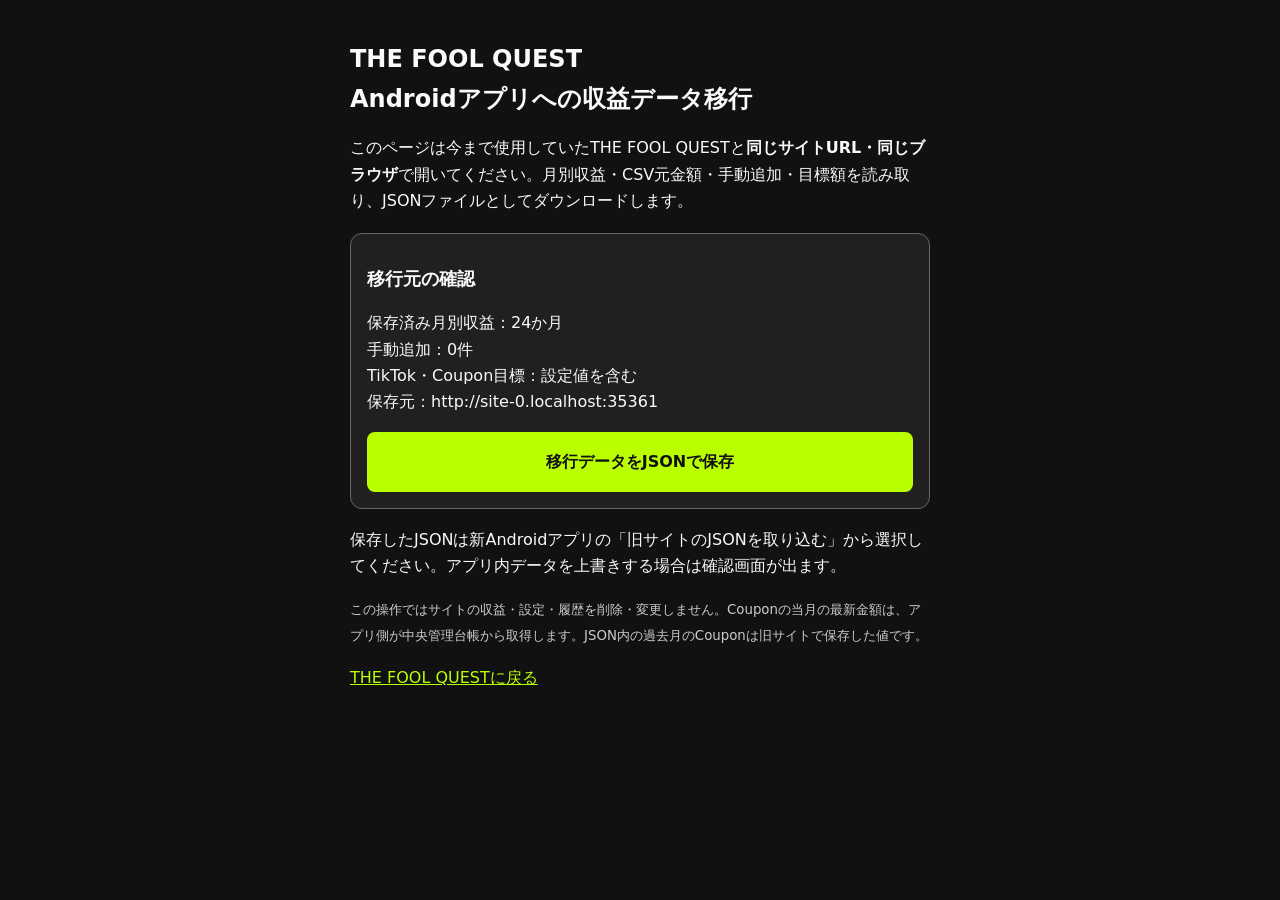
<file: manage-export.html>
<!doctype html>
<html lang="ja"><head><meta charset="utf-8"><meta name="viewport" content="width=device-width,initial-scale=1">
<title>THE FOOL QUEST 収益データ移行</title>
<style>body{margin:0;background:#111;color:#fafafa;font-family:system-ui,sans-serif;line-height:1.65}main{padding:24px 18px;max-width:580px;margin:auto}h1{font-size:24px}h2{font-size:18px}section{background:#202020;border:1px solid #666;border-radius:12px;padding:16px;margin:18px 0}button{display:block;width:100%;font:inherit;font-weight:bold;padding:17px;border:0;border-radius:8px;background:#baff00;color:#111}button:disabled{background:#666}a{color:#baff00}#status{white-space:pre-wrap}small{color:#ccc}</style>
</head><body><main><h1>THE FOOL QUEST<br>Androidアプリへの収益データ移行</h1>
<p>このページは今まで使用していたTHE FOOL QUESTと<strong>同じサイトURL・同じブラウザ</strong>で開いてください。月別収益・CSV元金額・手動追加・目標額を読み取り、JSONファイルとしてダウンロードします。</p>
<section><h2>移行元の確認</h2><p id="status">確認中…</p><button id="export" disabled>移行データをJSONで保存</button></section>
<p>保存したJSONは新Androidアプリの「旧サイトのJSONを取り込む」から選択してください。アプリ内データを上書きする場合は確認画面が出ます。</p>
<small>この操作ではサイトの収益・設定・履歴を削除・変更しません。Couponの当月の最新金額は、アプリ側が中央管理台帳から取得します。JSON内の過去月のCouponは旧サイトで保存した値です。</small>
<p><a href="./">THE FOOL QUESTに戻る</a></p>
<script>
(function(){
"use strict";
const $=id=>document.getElementById(id);
const read=(key,defaultValue)=>{const value=localStorage.getItem(key);if(value===null)return defaultValue;return JSON.parse(value);};
const yen=n=>Number.isSafeInteger(n)&&n>=0&&n<=Number.MAX_SAFE_INTEGER;
const current=()=>new Intl.DateTimeFormat('en-CA',{timeZone:'Asia/Tokyo',year:'numeric',month:'2-digit'}).format(new Date()).replace('/','-');
function prepare(){
 const raw=read('foolQuestMonthlyRevenueV1',{});
 const manual=read('foolQuestTiktokManualChargesV1',[]);
 const g=read('foolQuestGoalAmounts',{});
 if(!raw||typeof raw!=='object'||Array.isArray(raw)||!Array.isArray(manual))throw Error('月別履歴か手動追加の保存形式が不正です');
 const normalizedManual=manual.map((v,i)=>{
   const date=String(v.date||'');
   const amount=Number(v.amount);
   const id=String(v.id||'legacy-'+i);
   if(!/^\d{4}-\d\d-\d\d$/.test(date)||!yen(amount)||amount===0||!id||id.length>100)throw Error('手動追加履歴が不正です');
   return {id,date,amount};
 });
 const months={};
 for(const [key,record] of Object.entries(raw)){
   if(!/^20\d\d-(0[1-9]|1[0-2])$/.test(key))continue;
   if(!record||typeof record!=='object')throw Error('月別履歴が不正です');
   const manualSum=normalizedManual.filter(v=>v.date.startsWith(key)).reduce((sum,v)=>sum+v.amount,0);
   const aggregate=Number(record.tiktok);
   const base=record.tiktokCsv==null?(yen(aggregate)&&aggregate>=manualSum?aggregate-manualSum:NaN):Number(record.tiktokCsv);
   if(!yen(base))throw Error(key+' のCSV元金額が不正です');
   const item={csv:base,source:'site-migration'};
   if(record.coupon!=null){const coupon=Number(record.coupon);if(!yen(coupon))throw Error(key+'のCoupon金額が不正です');item.coupon=coupon;}
   if(record.finalized===true)item.finalized=true;
   months[key]=item;
 }
 const month=current();
 if(!months[month]) {
   const meta=read('tfq_tiktok_csv_meta',{});
   const savedMonth=String(meta.month||'');
   const value=localStorage.getItem('tfq_tiktok');
   if(value!=null && (Object.keys(raw).length===0||savedMonth===month)) {
     const n=Number(value);if(!yen(n))throw Error('当月のCSV金額が不正です');
     months[month]={csv:n,source:'site-migration'};
   }
 }
 if(!Object.keys(months).length)throw Error('このブラウザには収益履歴が見つかりません。同じサイトURLのChromeから開き直してください。');
 for(const v of normalizedManual)if(!months[v.date.slice(0,7)])throw Error(v.date+' の月別収益が見つかりません');
 function pos(key,fallback){const n=Number(g[key]);return yen(n)&&n>0?n:fallback;}
 return {format:'the-fool-quest-migration',version:1,months,manual:normalizedManual,
   goals:{tiktok:pos('tiktok',500000),coupon:pos('coupon',500000)}};
}
let data;
try{
 data=prepare();
 $('status').textContent='保存済み月別収益：'+Object.keys(data.months).length+'か月\n手動追加：'+data.manual.length+'件\nTikTok・Coupon目標：設定値を含む\n保存元：'+location.origin;
 $('export').disabled=false;
}catch(e){$('status').textContent='読み取れませんでした：'+(e.message||'保存内容を確認してください');}
$('export').addEventListener('click',()=>{
 if(!data)return;
 const json=JSON.stringify(data);
 const blob=new Blob([json],{type:'application/json;charset=utf-8'});
 const url=URL.createObjectURL(blob),a=document.createElement('a');
 a.href=url;a.download='the-fool-quest-migration-'+current()+'.json';document.body.appendChild(a);a.click();a.remove();
 setTimeout(()=>URL.revokeObjectURL(url),60000);
});
})();
</script></main></body></html>
</file>
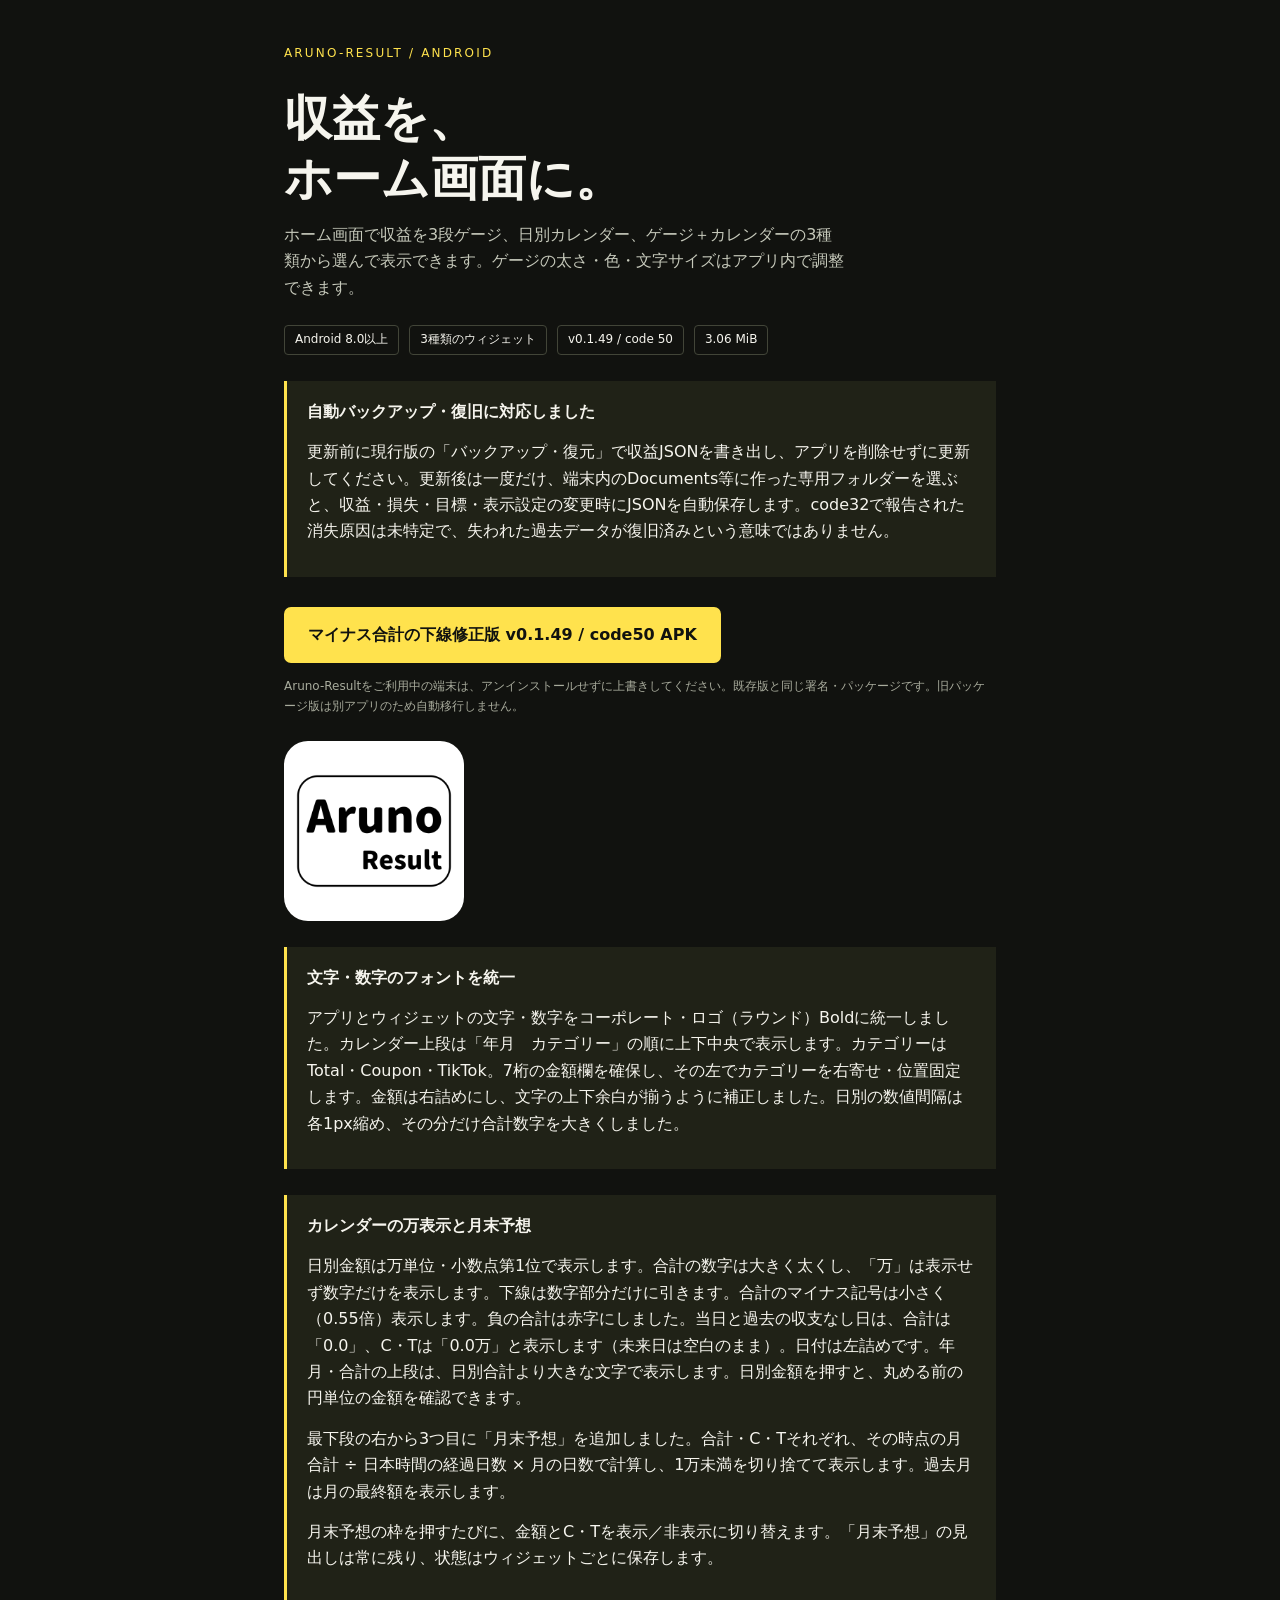
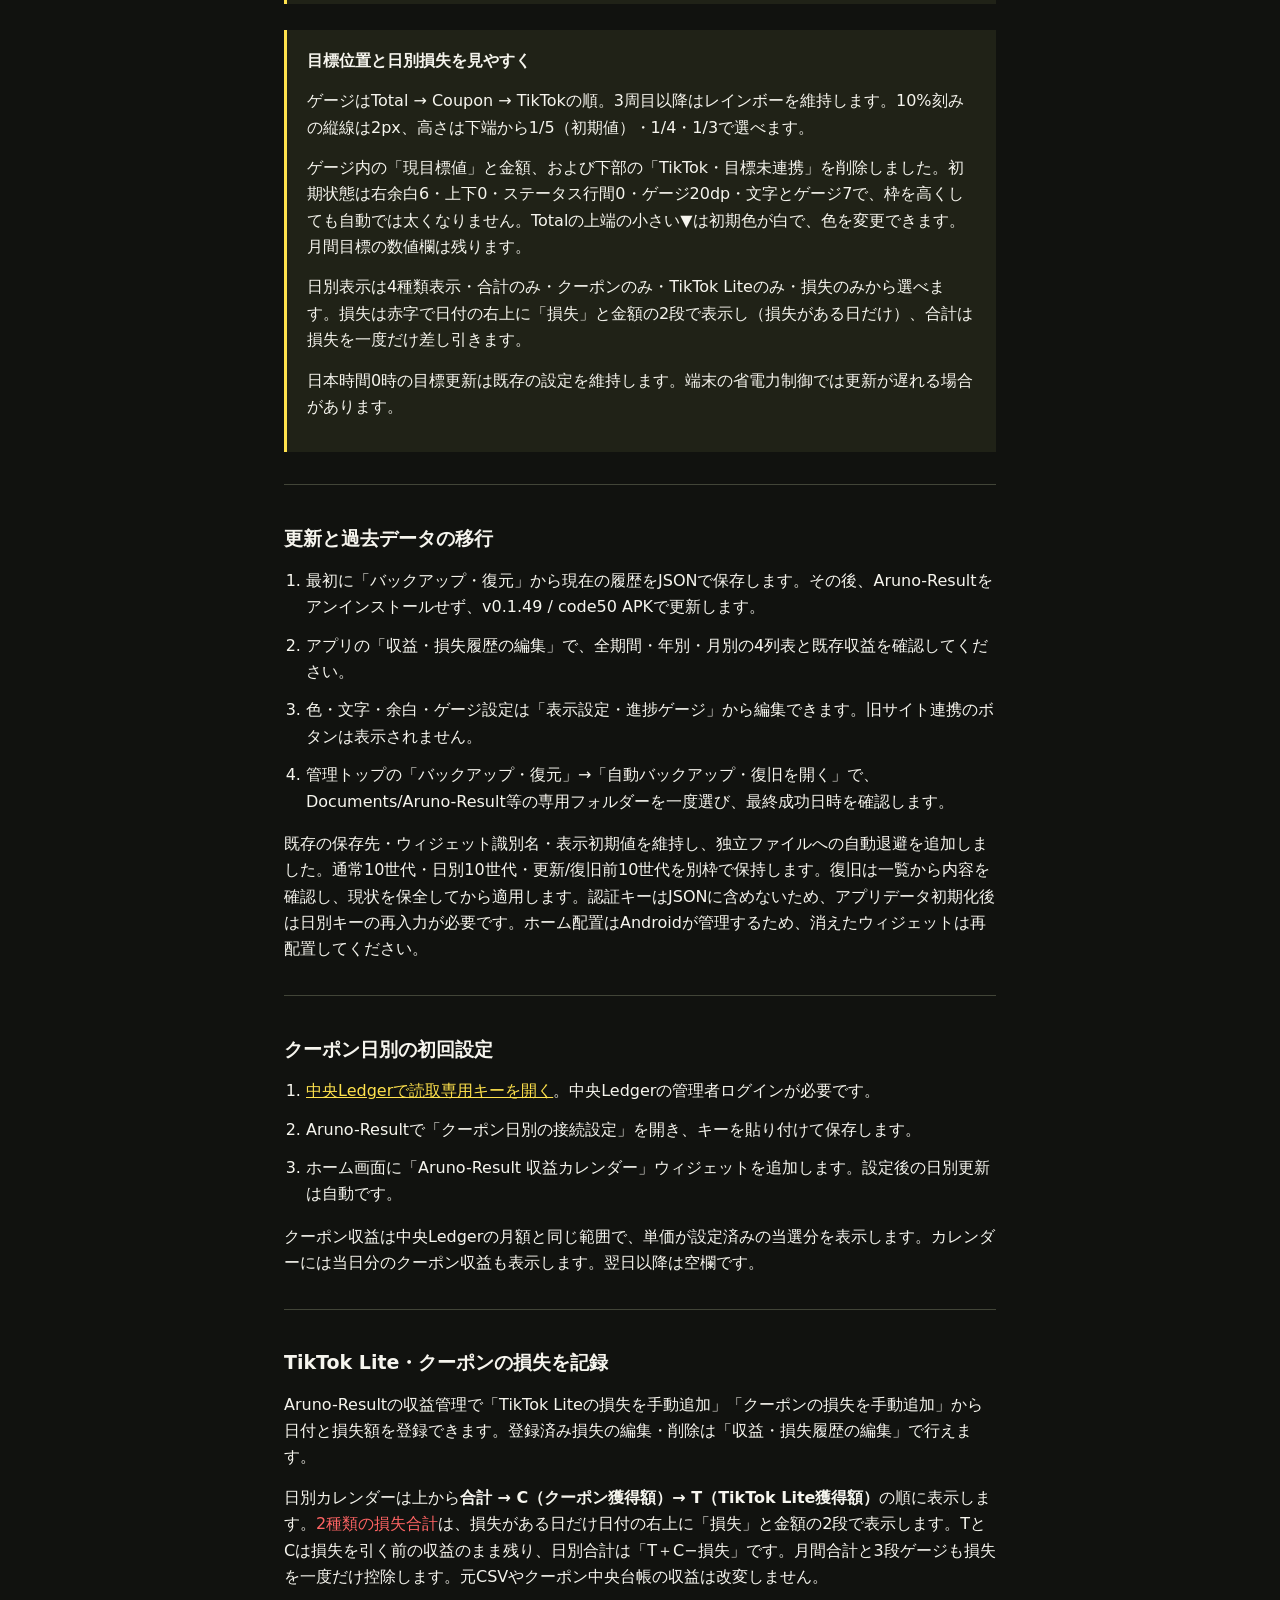
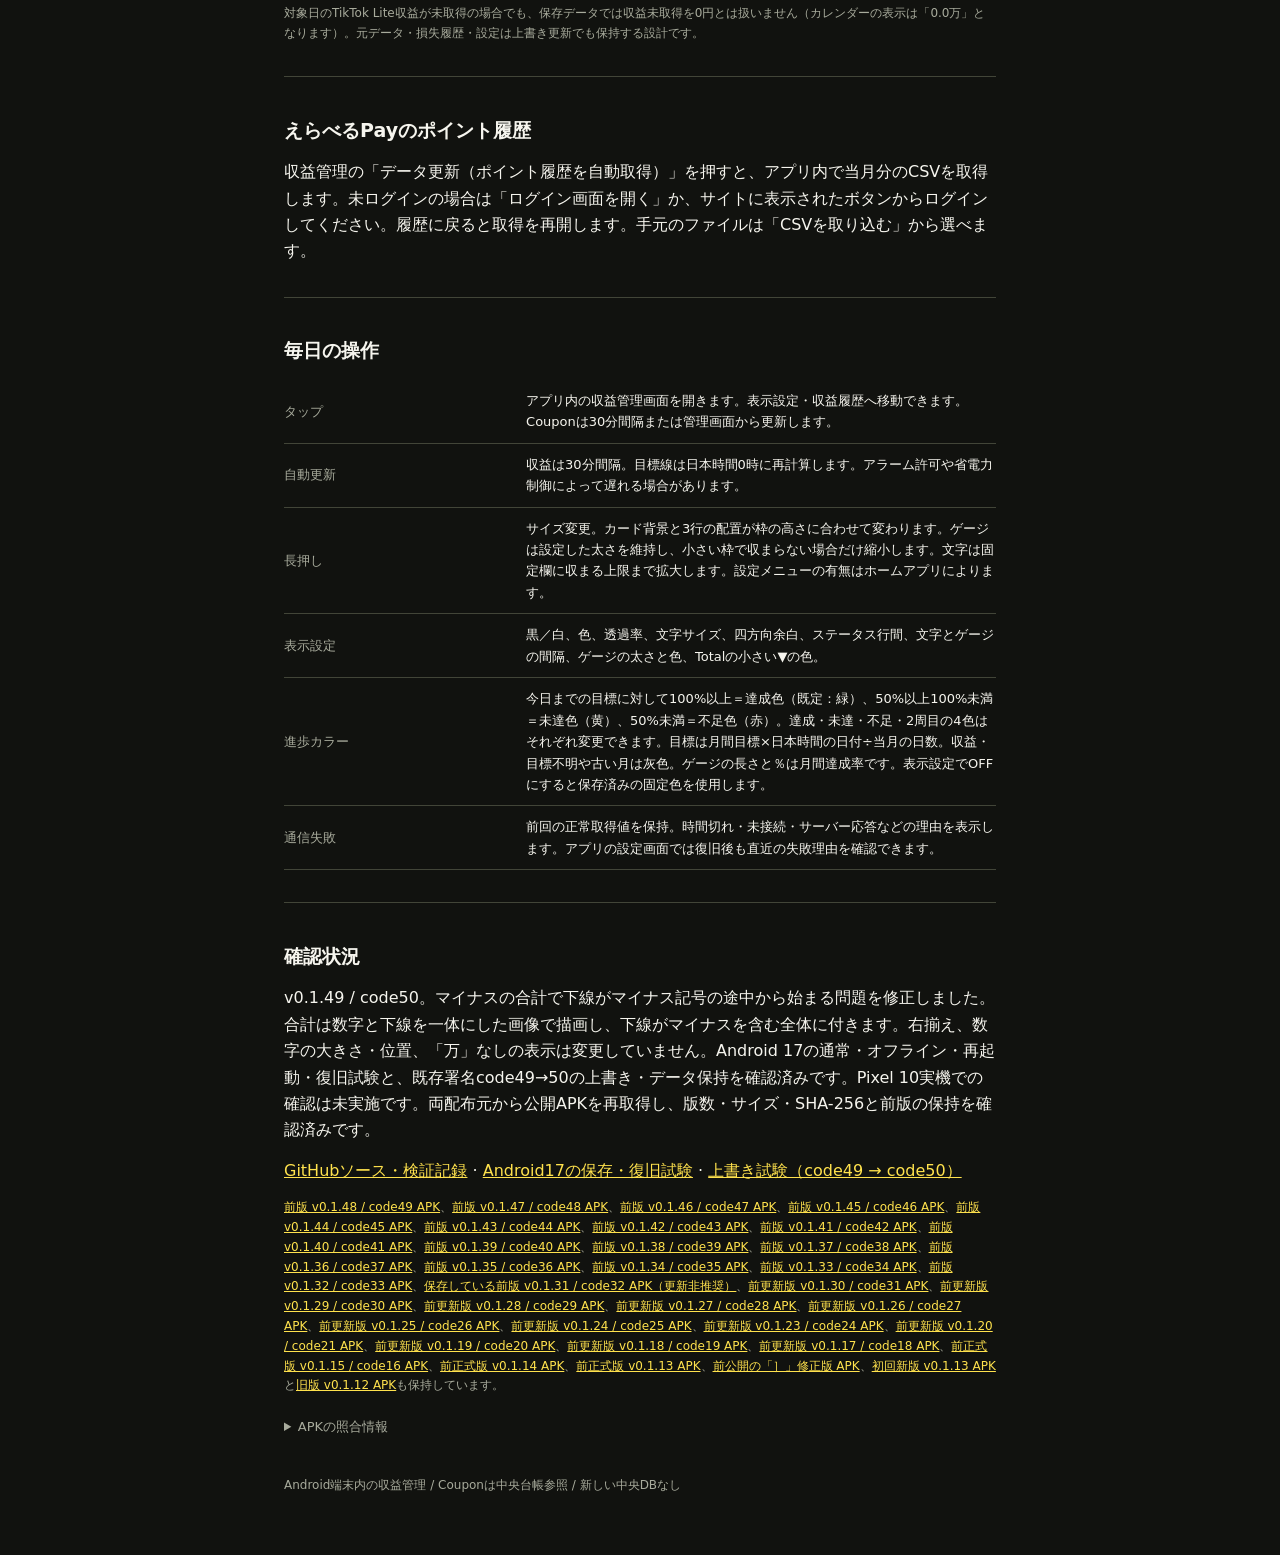
<file: widget-download.html>
<!doctype html>
<html lang="ja"><head><meta charset="utf-8"><meta name="viewport" content="width=device-width,initial-scale=1"><meta name="theme-color" content="#11120f"><title>Aruno-Result | 収益ウィジェット</title>
<style>
:root{color-scheme:dark;--bg:#11120f;--text:#f6f5ee;--muted:#a8ab9c;--line:#424538;--yellow:#ffe24d}*{box-sizing:border-box}body{margin:0;background:var(--bg);color:var(--text);font:16px/1.65 system-ui,-apple-system,sans-serif}main{max-width:760px;margin:auto;padding:44px 24px 60px}.brand{font-size:12px;letter-spacing:.18em;color:var(--yellow)}h1{font-size:clamp(30px,6vw,48px);line-height:1.25;font-weight:600;margin:24px 0 14px}p{margin:14px 0}.lead{color:#c6c9bb;max-width:560px}.badges{display:flex;gap:10px;flex-wrap:wrap;margin:24px 0}.badges span{border:1px solid var(--line);padding:4px 10px;font-size:12px;border-radius:4px}.download{display:inline-block;text-decoration:none;color:#11120f;background:var(--yellow);padding:15px 24px;border-radius:7px;font-weight:700;margin-top:4px}.meta{font-size:12px;color:var(--muted)}.sample{margin:32px 0 8px;padding:13px 12px;background:#000;border:.8px solid white;border-radius:5px;font-family:ui-monospace,SFMono-Regular,monospace;max-width:620px}.row{margin:0 0 13px}.row:last-child{margin:0}.numbers{display:grid;grid-template-columns:16% 61% 23%;align-items:center;white-space:nowrap;font-size:clamp(9px,2.5vw,17px);font-variant-numeric:tabular-nums}.amount,.percent{text-align:right}.amount{padding-right:6px}.gauge{height:4px;margin-top:7px;background:#333;border-radius:3px}.gauge b{display:block;height:100%;border-radius:3px}.demo{font-size:11px;color:var(--muted);margin-top:7px}section{border-top:1px solid var(--line);padding-top:24px;margin-top:32px}h2{font-size:19px;line-height:1.4;font-weight:600}ol{padding-left:22px}li{margin:12px 0}.note{padding:18px 20px;background:#202217;border-left:3px solid var(--yellow);margin:26px 0}a{color:var(--yellow)}.hash{word-break:break-all;font:11px/1.6 ui-monospace,monospace;color:var(--muted)}table{width:100%;border-collapse:collapse;font-size:13px}td{border-bottom:1px solid var(--line);padding:10px 0}td:first-child{width:34%;color:var(--muted)}footer{font-size:12px;color:var(--muted);margin-top:38px}button{cursor:pointer}details{margin-top:20px;color:var(--muted);font-size:13px}
</style></head><body><main>
<div class="brand">ARUNO-RESULT / ANDROID</div><h1>収益を、<br>ホーム画面に。</h1><p class="lead">ホーム画面で収益を3段ゲージ、日別カレンダー、ゲージ＋カレンダーの3種類から選んで表示できます。ゲージの太さ・色・文字サイズはアプリ内で調整できます。</p>
<div class="badges"><span>Android 8.0以上</span><span>3種類のウィジェット</span><span>v0.1.49 / code 50</span><span>3.06 MiB</span></div>
<div class="note" id="update-backup-notice"><strong>自動バックアップ・復旧に対応しました</strong><p>更新前に現行版の「バックアップ・復元」で収益JSONを書き出し、アプリを削除せずに更新してください。更新後は一度だけ、端末内のDocuments等に作った専用フォルダーを選ぶと、収益・損失・目標・表示設定の変更時にJSONを自動保存します。code32で報告された消失原因は未特定で、失われた過去データが復旧済みという意味ではありません。</p></div><a class="download" href="./android-widget/releases/aruno-result-0.1.49.apk">マイナス合計の下線修正版 v0.1.49 / code50 APK</a><p class="meta">Aruno-Resultをご利用中の端末は、アンインストールせずに上書きしてください。既存版と同じ署名・パッケージです。旧パッケージ版は別アプリのため自動移行しません。</p>
<img src="./android-widget/app/src/main/res/drawable-nodpi/ic_aruno_result.png" alt="Aruno-Result アプリアイコン" style="display:block;width:180px;height:180px;background:white;border-radius:24px;margin:24px 0">
<div class="note"><strong>文字・数字のフォントを統一</strong><p>アプリとウィジェットの文字・数字をコーポレート・ロゴ（ラウンド）Boldに統一しました。カレンダー上段は「年月　カテゴリー」の順に上下中央で表示します。カテゴリーはTotal・Coupon・TikTok。7桁の金額欄を確保し、その左でカテゴリーを右寄せ・位置固定します。金額は右詰めにし、文字の上下余白が揃うように補正しました。日別の数値間隔は各1px縮め、その分だけ合計数字を大きくしました。</p></div><div class="note"><strong>カレンダーの万表示と月末予想</strong><p>日別金額は万単位・小数点第1位で表示します。合計の数字は大きく太くし、「万」は表示せず数字だけを表示します。下線は数字部分だけに引きます。合計のマイナス記号は小さく（0.55倍）表示します。負の合計は赤字にしました。当日と過去の収支なし日は、合計は「0.0」、C・Tは「0.0万」と表示します（未来日は空白のまま）。日付は左詰めです。年月・合計の上段は、日別合計より大きな文字で表示します。日別金額を押すと、丸める前の円単位の金額を確認できます。</p><p>最下段の右から3つ目に「月末予想」を追加しました。合計・C・Tそれぞれ、その時点の月合計 ÷ 日本時間の経過日数 × 月の日数で計算し、1万未満を切り捨てて表示します。過去月は月の最終額を表示します。</p><p>月末予想の枠を押すたびに、金額とC・Tを表示／非表示に切り替えます。「月末予想」の見出しは常に残り、状態はウィジェットごとに保存します。</p></div><div class="note"><strong>目標位置と日別損失を見やすく</strong><p>ゲージはTotal → Coupon → TikTokの順。3周目以降はレインボーを維持します。10%刻みの縦線は2px、高さは下端から1/5（初期値）・1/4・1/3で選べます。</p><p>ゲージ内の「現目標値」と金額、および下部の「TikTok・目標未連携」を削除しました。初期状態は右余白6・上下0・ステータス行間0・ゲージ20dp・文字とゲージ7で、枠を高くしても自動では太くなりません。Totalの上端の小さい▼は初期色が白で、色を変更できます。月間目標の数値欄は残ります。</p><p>日別表示は4種類表示・合計のみ・クーポンのみ・TikTok Liteのみ・損失のみから選べます。損失は赤字で日付の右上に「損失」と金額の2段で表示し（損失がある日だけ）、合計は損失を一度だけ差し引きます。</p><p>日本時間0時の目標更新は既存の設定を維持します。端末の省電力制御では更新が遅れる場合があります。</p></div>
<section><h2>更新と過去データの移行</h2><ol>
<li>最初に「バックアップ・復元」から現在の履歴をJSONで保存します。その後、Aruno-Resultをアンインストールせず、v0.1.49 / code50 APKで更新します。</li>
<li>アプリの「収益・損失履歴の編集」で、全期間・年別・月別の4列表と既存収益を確認してください。</li>
<li>色・文字・余白・ゲージ設定は「表示設定・進捗ゲージ」から編集できます。旧サイト連携のボタンは表示されません。</li>
<li>管理トップの「バックアップ・復元」→「自動バックアップ・復旧を開く」で、Documents/Aruno-Result等の専用フォルダーを一度選び、最終成功日時を確認します。</li>
</ol><p>既存の保存先・ウィジェット識別名・表示初期値を維持し、独立ファイルへの自動退避を追加しました。通常10世代・日別10世代・更新/復旧前10世代を別枠で保持します。復旧は一覧から内容を確認し、現状を保全してから適用します。認証キーはJSONに含めないため、アプリデータ初期化後は日別キーの再入力が必要です。ホーム配置はAndroidが管理するため、消えたウィジェットは再配置してください。</p></section>
<section><h2>クーポン日別の初回設定</h2><ol>
<li><a href="https://aruno-consolidated-ledger-api.45kikurage.workers.dev/api/v1/admin/mybest-reader-key">中央Ledgerで読取専用キーを開く</a>。中央Ledgerの管理者ログインが必要です。</li>
<li>Aruno-Resultで「クーポン日別の接続設定」を開き、キーを貼り付けて保存します。</li>
<li>ホーム画面に「Aruno-Result 収益カレンダー」ウィジェットを追加します。設定後の日別更新は自動です。</li>
</ol><p>クーポン収益は中央Ledgerの月額と同じ範囲で、単価が設定済みの当選分を表示します。カレンダーには当日分のクーポン収益も表示します。翌日以降は空欄です。</p></section>
<section><h2>TikTok Lite・クーポンの損失を記録</h2>
<p>Aruno-Resultの収益管理で「TikTok Liteの損失を手動追加」「クーポンの損失を手動追加」から日付と損失額を登録できます。登録済み損失の編集・削除は「収益・損失履歴の編集」で行えます。</p>
<p>日別カレンダーは上から<strong>合計 → C（クーポン獲得額）→ T（TikTok Lite獲得額）</strong>の順に表示します。<span style="color:#ff6464">2種類の損失合計</span>は、損失がある日だけ日付の右上に「損失」と金額の2段で表示します。TとCは損失を引く前の収益のまま残り、日別合計は「T＋C−損失」です。月間合計と3段ゲージも損失を一度だけ控除します。元CSVやクーポン中央台帳の収益は改変しません。</p>
<p class="meta">対象日のTikTok Lite収益が未取得の場合でも、保存データでは収益未取得を0円とは扱いません（カレンダーの表示は「0.0万」となります）。元データ・損失履歴・設定は上書き更新でも保持する設計です。</p></section>
<section><h2>えらべるPayのポイント履歴</h2><p>収益管理の「データ更新（ポイント履歴を自動取得）」を押すと、アプリ内で当月分のCSVを取得します。未ログインの場合は「ログイン画面を開く」か、サイトに表示されたボタンからログインしてください。履歴に戻ると取得を再開します。手元のファイルは「CSVを取り込む」から選べます。</p></section>
<section><h2>毎日の操作</h2><table><tr><td>タップ</td><td>アプリ内の収益管理画面を開きます。表示設定・収益履歴へ移動できます。Couponは30分間隔または管理画面から更新します。</td></tr><tr><td>自動更新</td><td>収益は30分間隔。目標線は日本時間0時に再計算します。アラーム許可や省電力制御によって遅れる場合があります。</td></tr><tr><td>長押し</td><td>サイズ変更。カード背景と3行の配置が枠の高さに合わせて変わります。ゲージは設定した太さを維持し、小さい枠で収まらない場合だけ縮小します。文字は固定欄に収まる上限まで拡大します。設定メニューの有無はホームアプリによります。</td></tr><tr><td>表示設定</td><td>黒／白、色、透過率、文字サイズ、四方向余白、ステータス行間、文字とゲージの間隔、ゲージの太さと色、Totalの小さい▼の色。</td></tr><tr><td>進歩カラー</td><td>今日までの目標に対して100%以上＝達成色（既定：緑）、50%以上100%未満＝未達色（黄）、50%未満＝不足色（赤）。達成・未達・不足・2周目の4色はそれぞれ変更できます。目標は月間目標×日本時間の日付÷当月の日数。収益・目標不明や古い月は灰色。ゲージの長さと％は月間達成率です。表示設定でOFFにすると保存済みの固定色を使用します。</td></tr><tr><td>通信失敗</td><td>前回の正常取得値を保持。時間切れ・未接続・サーバー応答などの理由を表示します。アプリの設定画面では復旧後も直近の失敗理由を確認できます。</td></tr></table></section>
<section><h2>確認状況</h2><p id="verification">v0.1.49 / code50。マイナスの合計で下線がマイナス記号の途中から始まる問題を修正しました。合計は数字と下線を一体にした画像で描画し、下線がマイナスを含む全体に付きます。右揃え、数字の大きさ・位置、「万」なしの表示は変更していません。Android 17の通常・オフライン・再起動・復旧試験と、既存署名code49→50の上書き・データ保持を確認済みです。Pixel 10実機での確認は未実施です。両配布元から公開APKを再取得し、版数・サイズ・SHA-256と前版の保持を確認済みです。</p><p><a href="https://github.com/45kikurage-rgb/the-fool-quest/tree/main/android-widget">GitHubソース・検証記録</a> · <a href="https://github.com/45kikurage-rgb/the-fool-quest/actions/runs/43986719941">Android17の保存・復旧試験</a> · <a href="https://github.com/45kikurage-rgb/aruno-platform-ops/actions/runs/43987610880">上書き試験（code49 → code50）</a></p>
<p class="meta"><a href="./android-widget/releases/aruno-result-0.1.48.apk">前版 v0.1.48 / code49 APK</a>、<a href="./android-widget/releases/aruno-result-0.1.47.apk">前版 v0.1.47 / code48 APK</a>、<a href="./android-widget/releases/aruno-result-0.1.46.apk">前版 v0.1.46 / code47 APK</a>、<a href="./android-widget/releases/aruno-result-0.1.45.apk">前版 v0.1.45 / code46 APK</a>、<a href="./android-widget/releases/aruno-result-0.1.44.apk">前版 v0.1.44 / code45 APK</a>、<a href="./android-widget/releases/aruno-result-0.1.43.apk">前版 v0.1.43 / code44 APK</a>、<a href="./android-widget/releases/aruno-result-0.1.42.apk">前版 v0.1.42 / code43 APK</a>、<a href="./android-widget/releases/aruno-result-0.1.41.apk">前版 v0.1.41 / code42 APK</a>、<a href="./android-widget/releases/aruno-result-0.1.40.apk">前版 v0.1.40 / code41 APK</a>、<a href="./android-widget/releases/aruno-result-0.1.39.apk">前版 v0.1.39 / code40 APK</a>、<a href="./android-widget/releases/aruno-result-0.1.38.apk">前版 v0.1.38 / code39 APK</a>、<a href="./android-widget/releases/aruno-result-0.1.37.apk">前版 v0.1.37 / code38 APK</a>、<a href="./android-widget/releases/aruno-result-0.1.36.apk">前版 v0.1.36 / code37 APK</a>、<a href="./android-widget/releases/aruno-result-0.1.35.apk">前版 v0.1.35 / code36 APK</a>、<a href="./android-widget/releases/aruno-result-0.1.34.apk">前版 v0.1.34 / code35 APK</a>、<a href="./android-widget/releases/aruno-result-0.1.33.apk">前版 v0.1.33 / code34 APK</a>、<a href="./android-widget/releases/aruno-result-0.1.32.apk">前版 v0.1.32 / code33 APK</a>、<a href="./android-widget/releases/aruno-result-0.1.31.apk">保存している前版 v0.1.31 / code32 APK（更新非推奨）</a>、<a href="./android-widget/releases/aru-mybest-0.1.30.apk">前更新版 v0.1.30 / code31 APK</a>、<a href="./android-widget/releases/aru-mybest-0.1.29.apk">前更新版 v0.1.29 / code30 APK</a>、<a href="./android-widget/releases/aru-mybest-0.1.28.apk">前更新版 v0.1.28 / code29 APK</a>、<a href="./android-widget/releases/aru-mybest-0.1.27.apk">前更新版 v0.1.27 / code28 APK</a>、<a href="./android-widget/releases/aru-mybest-0.1.26.apk">前更新版 v0.1.26 / code27 APK</a>、<a href="./android-widget/releases/aru-mybest-0.1.25.apk">前更新版 v0.1.25 / code26 APK</a>、<a href="./android-widget/releases/aru-mybest-0.1.24.apk">前更新版 v0.1.24 / code25 APK</a>、<a href="./android-widget/releases/aru-mybest-0.1.23.apk">前更新版 v0.1.23 / code24 APK</a>、<a href="./android-widget/releases/aru-mybest-0.1.20.apk">前更新版 v0.1.20 / code21 APK</a>、<a href="./android-widget/releases/fool-quest-widget-0.1.19.apk">前更新版 v0.1.19 / code20 APK</a>、<a href="./android-widget/releases/fool-quest-widget-0.1.18.apk">前更新版 v0.1.18 / code19 APK</a>、<a href="./android-widget/releases/fool-quest-widget-0.1.17.apk">前更新版 v0.1.17 / code18 APK</a>、<a href="./android-widget/releases/fool-quest-widget-0.1.15.apk">前正式版 v0.1.15 / code16 APK</a>、<a href="./android-widget/releases/fool-quest-widget-0.1.14.apk">前正式版 v0.1.14 APK</a>、<a href="./android-widget/releases/fool-quest-widget-0.1.13.apk">前正式版 v0.1.13 APK</a>、<a href="./android-widget/releases/fool-quest-widget-0.1.13-bracket.apk">前公開の「］」修正版 APK</a>、<a href="./android-widget/releases/fool-quest-widget-0.1.13-original.apk">初回新版 v0.1.13 APK</a>と<a href="./android-widget/releases/fool-quest-widget-0.1.12.apk">旧版 v0.1.12 APK</a>も保持しています。</p><details><summary>APKの照合情報</summary><p class="hash">SHA-256<br>3ebfd7ba7d0d5ff3f5f1b93ae07ce97bde21610e887b783fd5eff4b766d7f808</p><p class="hash">署名証明書 SHA-256<br>8495f4b4b508ca5b24c2b7fd714b21963f5b1c0275659f434e3e0d9e239c6730</p></details></section>
<footer>Android端末内の収益管理 / Couponは中央台帳参照 / 新しい中央DBなし</footer></main><!-- Aruno-Result code50 --></body></html>
</file>
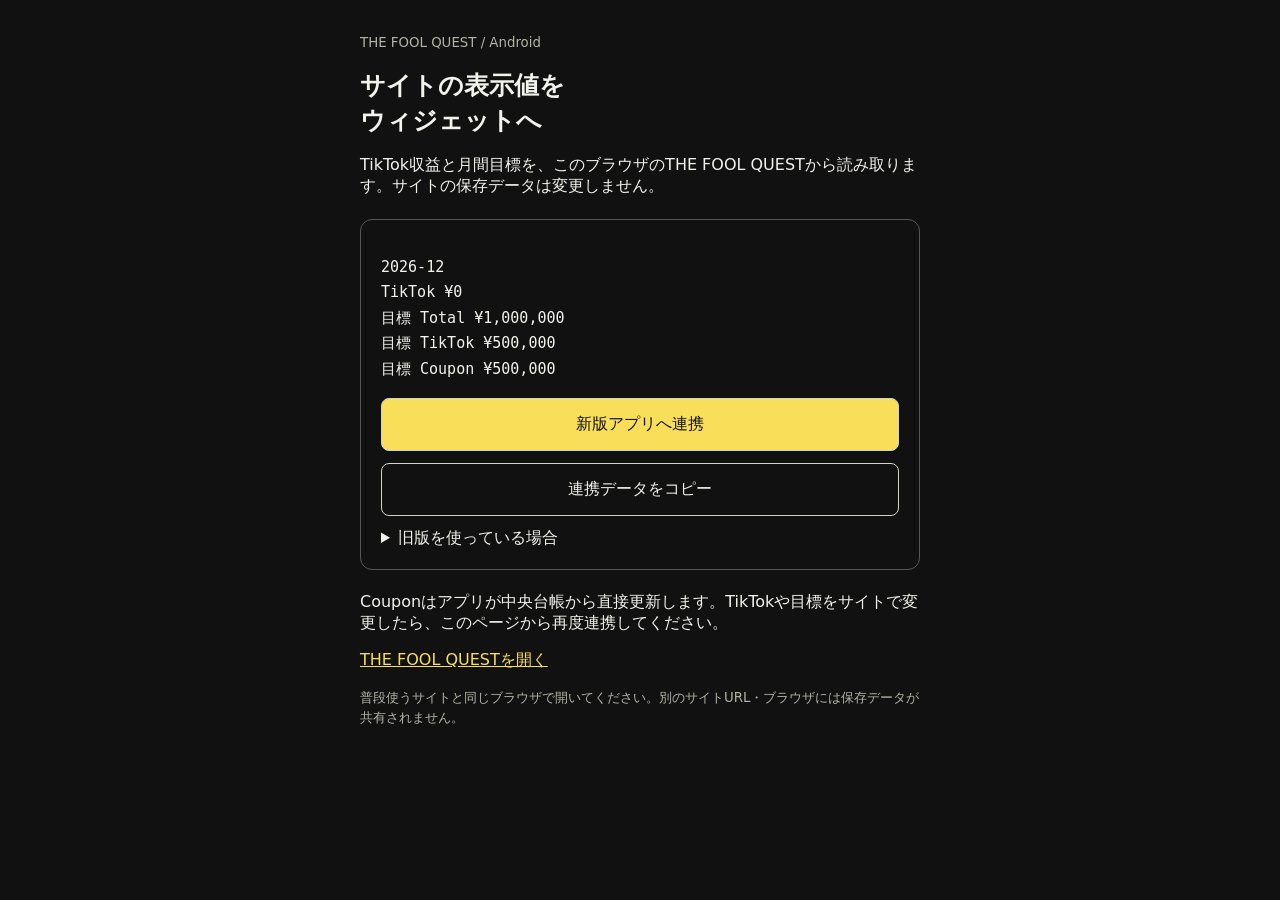
<file: widget-export.html>
<!doctype html>
<html lang="ja"><head><meta charset="utf-8"><meta name="viewport" content="width=device-width,initial-scale=1"><title>FOOL QUEST ウィジェット連携</title>
<style>body{margin:0;background:#101110;color:#f3f3ed;font:16px system-ui,sans-serif}main{max-width:560px;margin:auto;padding:32px 20px}h1{font-size:25px;line-height:1.4}small{color:#b2b4a8}section{border:1px solid #55584e;border-radius:12px;padding:20px;margin:22px 0}button,.button{display:block;box-sizing:border-box;width:100%;padding:15px;margin:12px 0;border-radius:8px;border:1px solid #d3d5c6;background:#f9df59;color:#111;font:inherit;text-align:center;text-decoration:none}button:disabled{opacity:.4}.secondary{background:transparent;color:#f3f3ed}pre{white-space:pre-wrap;font:15px ui-monospace,monospace;line-height:1.7}a{color:#f9df59}#error{color:#ff9898}</style></head>
<body><main><small>THE FOOL QUEST / Android</small><h1>サイトの表示値を<br>ウィジェットへ</h1>
<p>TikTok収益と月間目標を、このブラウザのTHE FOOL QUESTから読み取ります。サイトの保存データは変更しません。</p>
<section><pre id="values">読み取り中</pre><p id="error" role="alert"></p><button id="send" disabled>新版アプリへ連携</button><button id="copy" class="secondary" disabled>連携データをコピー</button><details><summary>旧版を使っている場合</summary><button id="send-legacy" class="secondary" disabled>旧版アプリへ連携</button></details></section>
<p>Couponはアプリが中央台帳から直接更新します。TikTokや目標をサイトで変更したら、このページから再度連携してください。</p>
<p><a href="./">THE FOOL QUESTを開く</a></p><small>普段使うサイトと同じブラウザで開いてください。別のサイトURL・ブラウザには保存データが共有されません。</small></main>
<script src="widget-export.js?v=20261012-successor-routing"></script><script>
let snapshot,uri;const $=id=>document.getElementById(id);const money=n=>'¥'+n.toLocaleString('ja-JP');
try{snapshot=FoolQuestExport.readSnapshot(localStorage);uri=FoolQuestExport.toUri(snapshot);$('values').textContent=snapshot.month+'\nTikTok '+money(snapshot.tiktok)+'\n目標 Total '+money(snapshot.goalTotal)+'\n目標 TikTok '+money(snapshot.goalTiktok)+'\n目標 Coupon '+money(snapshot.goalCoupon);$('send').disabled=false;$('copy').disabled=false;$('send-legacy').disabled=false;}catch(e){$('values').textContent='連携できません';$('error').textContent=e.message;}
$('send').onclick=()=>{location.href=FoolQuestExport.toIntentUri(FoolQuestExport.readSnapshot(localStorage));};
$('send-legacy').onclick=()=>{location.href=FoolQuestExport.toIntentUri(FoolQuestExport.readSnapshot(localStorage),'com.aruno.foolquest.widget');};
$('copy').onclick=async()=>{try{await navigator.clipboard.writeText(FoolQuestExport.toUri(FoolQuestExport.readSnapshot(localStorage)));$('copy').textContent='コピーしました';}catch(e){$('error').textContent='コピーできません。ブラウザの設定を確認してください。';}};
</script></body></html>
</file>
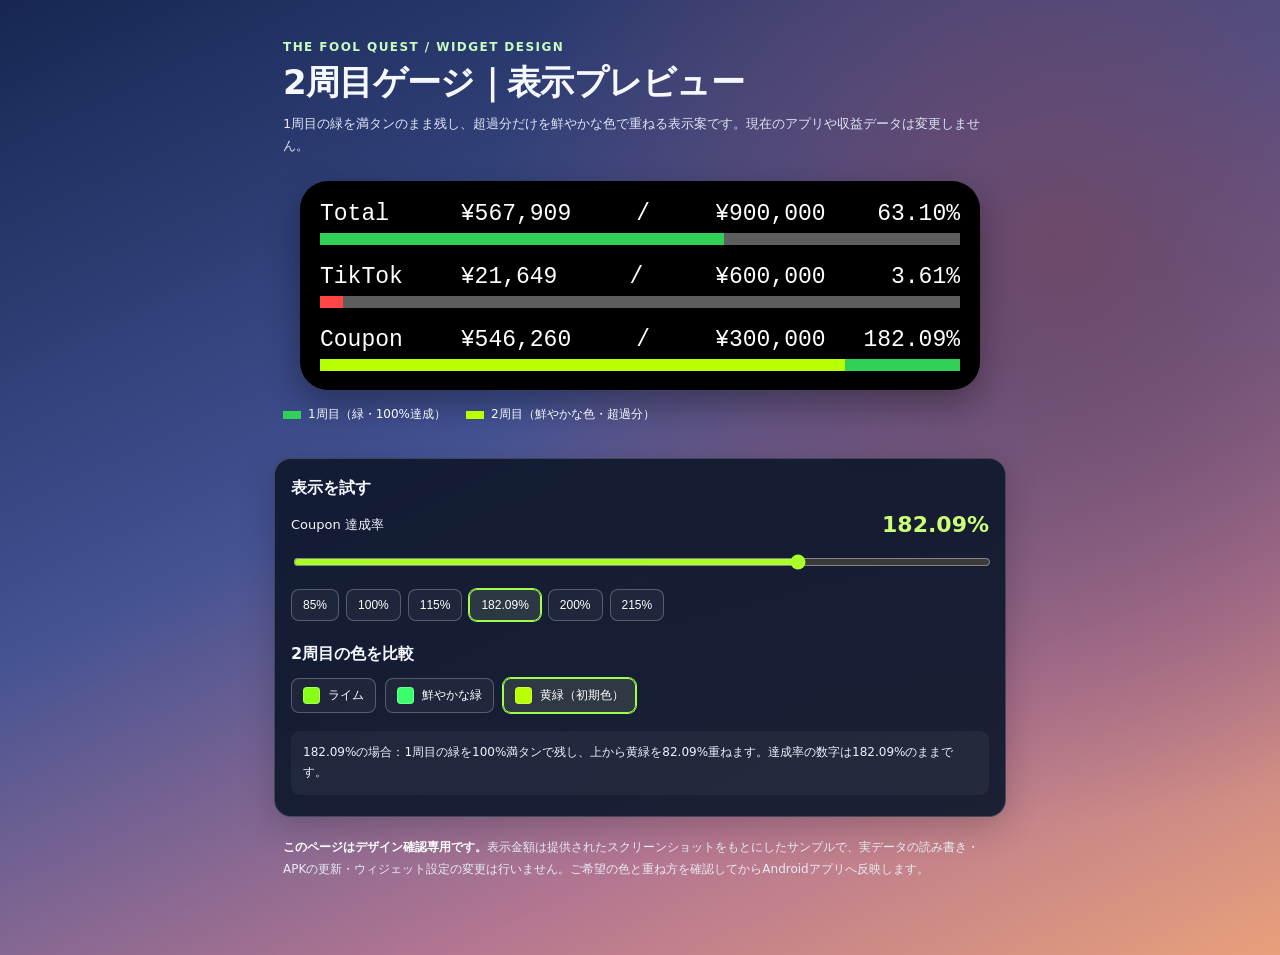
<file: widget-lap-preview.html>
<!doctype html>
<html lang="ja">
<head>
<meta charset="utf-8">
<meta name="viewport" content="width=device-width,initial-scale=1">
<meta name="robots" content="noindex,nofollow">
<meta name="theme-color" content="#131725">
<title>THE FOOL QUEST｜2周目ゲージ プレビュー</title>
<style>
:root{color-scheme:dark;--first:#31d158;--second:#baff00;--muted:#adb8cb;--ink:#f6f8ff}
*{box-sizing:border-box}
body{margin:0;min-height:100vh;background:radial-gradient(circle at 83% 26%,#6d496a 0%,transparent 45%),linear-gradient(155deg,#172752 0%,#425293 42%,#b47691 75%,#e8a07a 100%);color:var(--ink);font-family:system-ui,-apple-system,"Noto Sans JP",sans-serif}
main{max-width:780px;margin:auto;padding:28px 12px 70px}
header{margin:0 9px 24px}
.kicker{font-size:12px;font-weight:700;letter-spacing:.12em;color:#c8fbc0}
h1{font-size:clamp(23px,5.8vw,34px);line-height:1.25;letter-spacing:-.02em;margin:7px 0 9px}
.lead{font-size:13px;line-height:1.7;color:#e0e4f5;margin:0}
.widget{background:#000;border-radius:25px;padding:15px 13px 13px;box-shadow:0 14px 35px #0005;max-width:680px;margin:0 auto}
.metric{margin:0 0 17px}
.metric:last-child{margin-bottom:0}
.metric-head{display:grid;grid-template-columns:22% minmax(0,1fr) 21%;align-items:baseline;column-gap:0;color:#fff;font-family:ui-monospace,"SFMono-Regular",Consolas,monospace;font-size:clamp(10px,3.18vw,21px);font-variant-numeric:tabular-nums;font-weight:400;line-height:1.14;white-space:nowrap}
.metric-name{text-align:left}
.amounts{display:flex;gap:4px;align-items:baseline;justify-content:space-between}
.metric-current,.metric-goal{white-space:nowrap}
.metric-percent{text-align:right;white-space:nowrap}
.track{height:9px;background:#5d5d5d;position:relative;overflow:hidden;margin-top:4px}
.first,.second,.single{height:100%;position:absolute;top:0;left:0}
.first{width:0;background:var(--first)}
.single{width:0;background:#ff4545}
.second{width:0;background:var(--second);box-shadow:0 0 6px #8eff2844 inset}
.legend{display:flex;flex-wrap:wrap;gap:15px 20px;margin:16px 9px 3px;font-size:12px}
.legend span{display:inline-flex;align-items:center;gap:7px}
.legend i{display:block;width:18px;height:8px;background:var(--first)}
.legend .extra i{background:var(--second)}
.settings{background:#10192eee;border:1px solid #ffffff30;border-radius:17px;padding:19px 16px 21px;margin-top:28px;box-shadow:0 10px 35px #0003}
h2{font-size:16px;margin:0 0 13px}
.control-label{display:flex;justify-content:space-between;gap:8px;align-items:center;margin-bottom:11px;font-size:13px}
.big-num{color:#ccff77;font-weight:700;font-size:22px;font-variant-numeric:tabular-nums}
input[type=range]{display:block;accent-color:#aaff29;width:100%;height:28px;cursor:pointer}
.examples{display:flex;flex-wrap:wrap;gap:7px;margin:13px 0 23px}
.example,.choice{border:1px solid #ffffff40;background:#ffffff0b;color:white;padding:8px 11px;border-radius:8px;font-size:12px;cursor:pointer}
.example[aria-pressed=true],.choice[aria-pressed=true]{background:#d5ffa91f;border-color:#a1ff4b;box-shadow:0 0 0 1px #a1ff4b}
.choices{display:flex;gap:9px;flex-wrap:wrap}
.choice{display:inline-flex;align-items:center;gap:8px}
.swatch{width:17px;height:17px;border-radius:4px;background:var(--swatch);box-shadow:0 0 0 1px #ffffff42 inset}
.explain{margin:18px 0 0;padding:12px;background:#ffffff0b;border-radius:9px;font-size:12px;line-height:1.65;color:#edf2fc}
.note{font-size:12px;line-height:1.8;color:#e8ebf6;padding:0 9px;margin:20px 0 0}
.note strong{color:#fff}
@media(min-width:550px){main{padding:40px 24px 75px}.widget{padding:20px 20px 19px;border-radius:28px}.metric{margin-bottom:19px}.metric-head{font-size:clamp(16px,2.6vw,23px)}.track{height:12px;margin-top:6px}.amounts{gap:8px}.settings{margin-top:35px}}
@media(max-width:365px){.widget{padding:13px 9px;border-radius:22px}.metric-head{font-size:clamp(9px,3vw,11px)}.metric{margin-bottom:16px}.amounts{gap:2px}}
</style>
</head>
<body>
<main>
<header>
<div class="kicker">THE FOOL QUEST / WIDGET DESIGN</div>
<h1>2周目ゲージ｜表示プレビュー</h1>
<p class="lead">1周目の緑を満タンのまま残し、超過分だけを鮮やかな色で重ねる表示案です。現在のアプリや収益データは変更しません。</p>
</header>
<div class="widget" role="img" aria-label="Total、TikTok、Couponの3段収益ウィジェットのシミュレーション">
 <section class="metric" data-metric="total">
  <div class="metric-head"><span class="metric-name">Total</span><span class="amounts"><span class="metric-current">¥567,909</span><span>/</span><span class="metric-goal">¥900,000</span></span><span class="metric-percent">63.10%</span></div>
  <div class="track"><div class="single"></div><div class="first"></div><div class="second"></div></div>
 </section>
 <section class="metric" data-metric="tiktok">
  <div class="metric-head"><span class="metric-name">TikTok</span><span class="amounts"><span class="metric-current">¥21,649</span><span>/</span><span class="metric-goal">¥600,000</span></span><span class="metric-percent">3.61%</span></div>
  <div class="track"><div class="single"></div><div class="first"></div><div class="second"></div></div>
 </section>
 <section class="metric" data-metric="coupon">
  <div class="metric-head"><span class="metric-name">Coupon</span><span class="amounts"><span class="metric-current">¥546,260</span><span>/</span><span class="metric-goal">¥300,000</span></span><span class="metric-percent">182.09%</span></div>
  <div class="track"><div class="single"></div><div class="first"></div><div class="second"></div></div>
 </section>
</div>
<div class="legend"><span><i></i>1周目（緑・100%達成）</span><span class="extra"><i></i>2周目（鮮やかな色・超過分）</span></div>
<section class="settings">
<h2>表示を試す</h2>
<label class="control-label" for="percentage"><span>Coupon 達成率</span><span class="big-num" id="ratio-label">182.09%</span></label>
<input type="range" id="percentage" min="0" max="250" step="0.01" value="182.09" aria-label="Coupon達成率を変更">
<div class="examples" role="group" aria-label="達成率の例">
<button class="example" type="button" data-percent="85">85%</button>
<button class="example" type="button" data-percent="100">100%</button>
<button class="example" type="button" data-percent="115">115%</button>
<button class="example" type="button" data-percent="182.09" aria-pressed="true">182.09%</button>
<button class="example" type="button" data-percent="200">200%</button>
<button class="example" type="button" data-percent="215">215%</button>
</div>
<h2>2周目の色を比較</h2>
<div class="choices" role="group" aria-label="2周目の色">
<button type="button" class="choice" data-color="#87ff17" aria-pressed="false"><span class="swatch" style="--swatch:#87ff17"></span>ライム</button>
<button type="button" class="choice" data-color="#39ff6a" aria-pressed="false"><span class="swatch" style="--swatch:#39ff6a"></span>鮮やかな緑</button>
<button type="button" class="choice" data-color="#baff00" aria-pressed="true"><span class="swatch" style="--swatch:#baff00"></span>黄緑（初期色）</button>
</div>
<div class="explain" id="explanation" aria-live="polite">182.09%の場合：1周目の緑が100%満タン、上から2周目のライム色を82.09%重ねます。達成率の数字は182.09%のままです。</div>
</section>
<p class="note"><strong>このページはデザイン確認専用です。</strong>表示金額は提供されたスクリーンショットをもとにしたサンプルで、実データの読み書き・APKの更新・ウィジェット設定の変更は行いません。ご希望の色と重ね方を確認してからAndroidアプリへ反映します。</p>
</main>
<script>
(function(){
'use strict';
var amounts={tiktok:21649,coupon:546260,totalGoal:900000,couponGoal:300000,tiktokGoal:600000};
var slider=document.getElementById('percentage');
var label=document.getElementById('ratio-label');
var explain=document.getElementById('explanation');
var yen=function(value){return '¥'+Math.round(value).toLocaleString('en-US');};
var colorName={'#87ff17':'ライム色','#39ff6a':'鮮やかな緑','#baff00':'黄緑'};
var activeColor='#baff00';
function paintRow(key,amount,goal){
 var row=document.querySelector('[data-metric="'+key+'"]');
 var ratio=amount/goal*100;
 row.querySelector('.metric-current').textContent=yen(amount);
 row.querySelector('.metric-goal').textContent=yen(goal);
 row.querySelector('.metric-percent').textContent=ratio.toFixed(2)+'%';
 var green=row.querySelector('.first'),second=row.querySelector('.second'),single=row.querySelector('.single');
 if(amount>goal){
    green.style.width='100%';
    var extra=(amount%goal)/goal*100;
    if(extra===0)extra=100;
    second.style.width=extra+'%';
    single.style.width='0%';
 }else{
    green.style.width=(amount===goal?100:0)+'%';
    second.style.width='0%';
    single.style.width=(amount<goal?Math.min(100,ratio):0)+'%';
    // Screenshot's current day-pace colors: Total green, TikTok red.
    single.style.background=key==='tiktok'?'#ff4545':'#31d158';
 }
}
function redraw(fromInput){
 var ratio=Number(slider.value);
 var coupon=fromInput ? Math.round(amounts.couponGoal*ratio/100) : amounts.coupon;
 amounts.coupon=coupon;
 var displayed=coupon/amounts.couponGoal*100;
 label.textContent=displayed.toFixed(2)+'%';
 paintRow('total',amounts.tiktok+coupon,amounts.totalGoal);
 paintRow('tiktok',amounts.tiktok,amounts.tiktokGoal);
 paintRow('coupon',coupon,amounts.couponGoal);
 var extra=displayed>100?(coupon%amounts.couponGoal)/amounts.couponGoal*100:0;
 if(displayed>100&&extra===0)extra=100;
 explain.textContent=displayed>100
   ? displayed.toFixed(2)+'%の場合：1周目の緑を100%満タンで残し、上から'+colorName[activeColor]+'を'+extra.toFixed(2)+'%重ねます。達成率の数字は'+displayed.toFixed(2)+'%のままです。'
   : displayed.toFixed(2)+'%の場合：1周目のゲージだけを表示します。100%を超えると、緑の満タンを残して2周目の色が重なります。';
 document.querySelectorAll('.example').forEach(function(btn){
  btn.setAttribute('aria-pressed',Math.abs(Number(btn.dataset.percent)-displayed)<0.01?'true':'false');
 });
}
slider.addEventListener('input',function(){redraw(true);});
document.querySelectorAll('.example').forEach(function(btn){btn.addEventListener('click',function(){slider.value=btn.dataset.percent;redraw(true);});});
document.querySelectorAll('.choice').forEach(function(btn){btn.addEventListener('click',function(){
 activeColor=btn.dataset.color;
 document.documentElement.style.setProperty('--second',activeColor);
 document.querySelectorAll('.choice').forEach(function(other){other.setAttribute('aria-pressed',other===btn?'true':'false');});
 redraw(false);
});});
redraw(false);
})();
</script>
</body></html>
</file>
